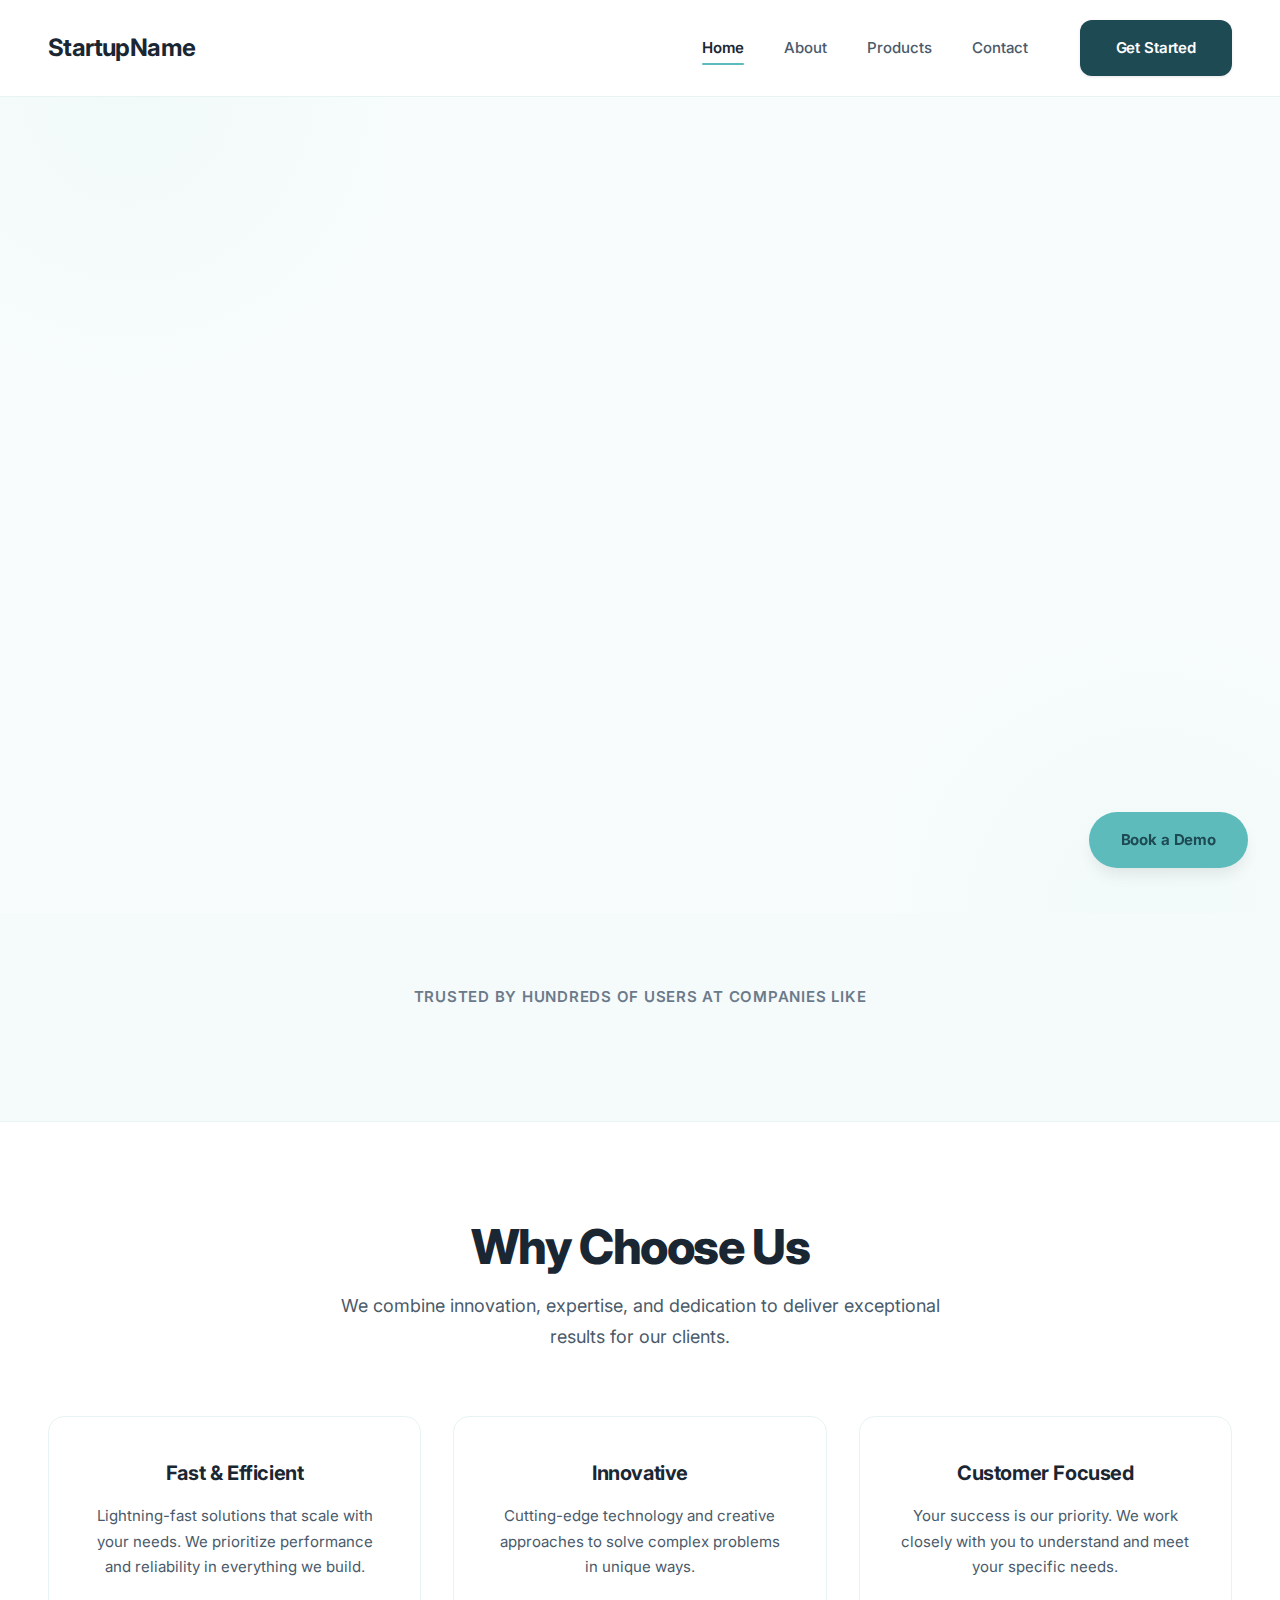
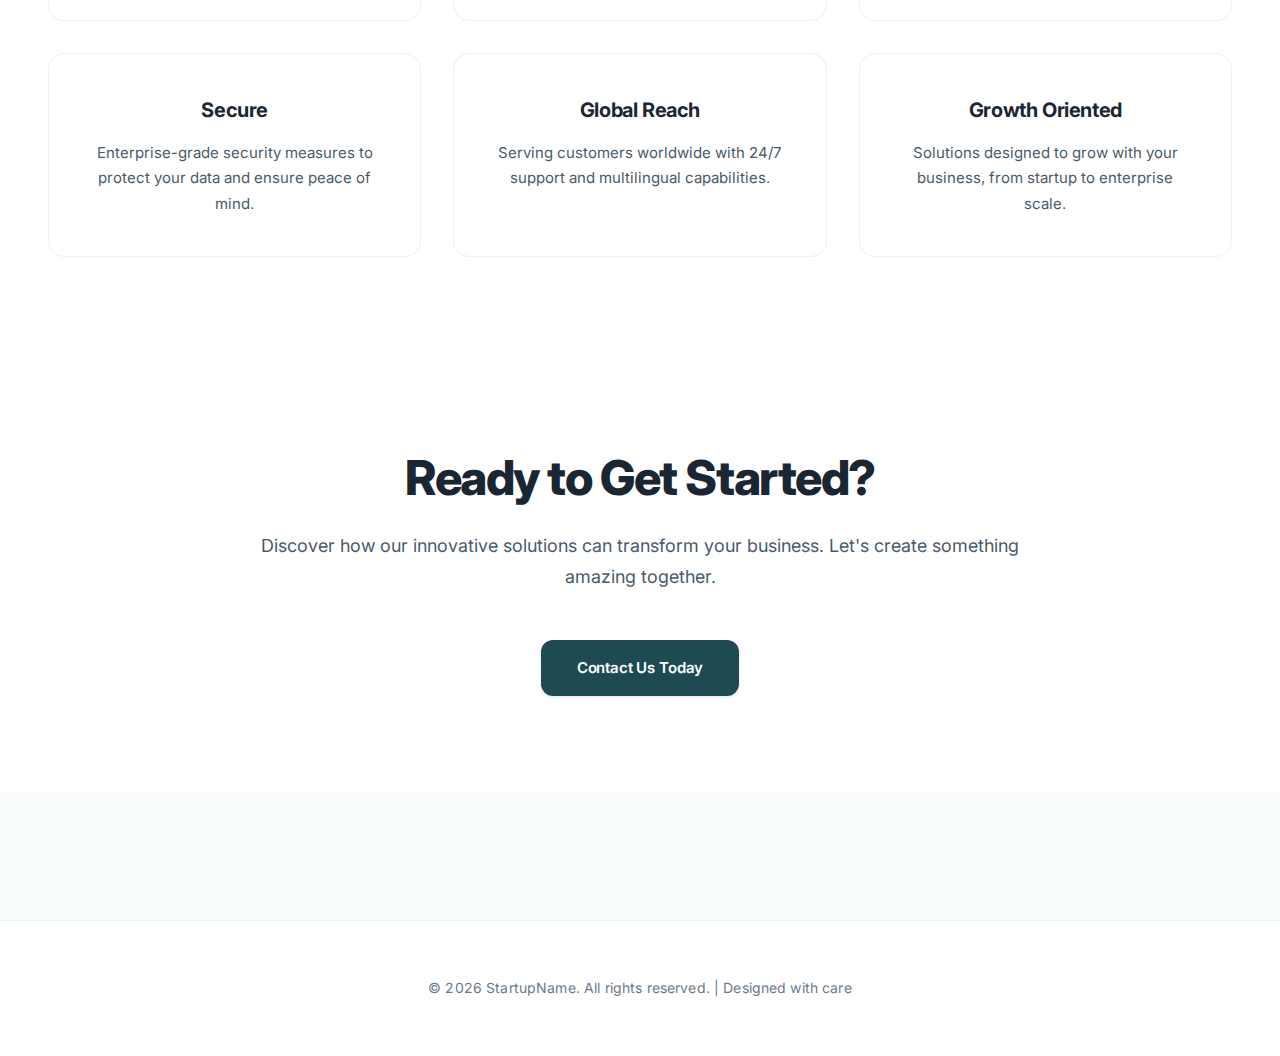
<file: index.html>
<!DOCTYPE html>
<html lang="en">
<head>
    <meta charset="UTF-8">
    <meta name="viewport" content="width=device-width, initial-scale=1.0">
    <title>StartupName - Innovative Solutions for Tomorrow</title>
    <link rel="stylesheet" href="styles.css">
</head>
<body>
    <!-- Navigation -->
    <nav>
        <div class="container">
            <div class="logo">StartupName</div>
            <div class="menu-toggle" onclick="toggleMenu()">
                <span></span>
                <span></span>
                <span></span>
            </div>
            <ul id="navMenu">
                <li><a href="index.html" class="active">Home</a></li>
                <li><a href="about.html">About</a></li>
                <li><a href="products.html">Products</a></li>
                <li><a href="contact.html">Contact</a></li>
                <li><a href="contact.html" class="btn" style="margin-left: 1rem;">Get Started</a></li>
            </ul>
        </div>
    </nav>

    <!-- Hero Section -->
    <section class="hero">
        <div class="container" style="display: block; max-width: 900px;">
            <div class="hero-content fade-in" style="text-align: center;">
                <div class="hero-badge">Business OS that replaces 7+ tools</div>
                <h1>Run your business<br>in one <span class="highlight">calm</span> place.</h1>
                <p style="margin-left: auto; margin-right: auto;">Our business OS helps growing businesses manage and deliver projects on time, track clients, control their finances, organize their teams, and run their operations all from one central platform.</p>
                <div class="hero-buttons" style="justify-content: center;">
                    <a href="contact.html" class="btn">Get Started</a>
                    <a href="products.html" class="btn btn-secondary">Explore Products</a>
                </div>
                <div class="hero-note" style="align-items: center;">
                    <div class="hero-note-item">Save $300+/mon on subscriptions</div>
                    <div class="hero-note-item">Setup in 5 mins, no IT needed</div>
                    <div class="hero-note-item">Cancel anytime</div>
                </div>
            </div>
        </div>
    </section>

    <!-- Company Showcase -->
    <section class="company-showcase">
        <div class="container">
            <h2>Trusted by hundreds of users at companies like</h2>
        </div>
    </section>

    <!-- Features Section -->
    <section class="features">
        <div class="container">
            <h2>Why Choose Us</h2>
            <p>We combine innovation, expertise, and dedication to deliver exceptional results for our clients.</p>
            <div class="feature-grid">
                <div class="feature-card fade-in" style="text-align: center;">
                    <h3>Fast & Efficient</h3>
                    <p>Lightning-fast solutions that scale with your needs. We prioritize performance and reliability in everything we build.</p>
                </div>
                <div class="feature-card fade-in" style="text-align: center;">
                    <h3>Innovative</h3>
                    <p>Cutting-edge technology and creative approaches to solve complex problems in unique ways.</p>
                </div>
                <div class="feature-card fade-in" style="text-align: center;">
                    <h3>Customer Focused</h3>
                    <p>Your success is our priority. We work closely with you to understand and meet your specific needs.</p>
                </div>
                <div class="feature-card fade-in" style="text-align: center;">
                    <h3>Secure</h3>
                    <p>Enterprise-grade security measures to protect your data and ensure peace of mind.</p>
                </div>
                <div class="feature-card fade-in" style="text-align: center;">
                    <h3>Global Reach</h3>
                    <p>Serving customers worldwide with 24/7 support and multilingual capabilities.</p>
                </div>
                <div class="feature-card fade-in" style="text-align: center;">
                    <h3>Growth Oriented</h3>
                    <p>Solutions designed to grow with your business, from startup to enterprise scale.</p>
                </div>
            </div>
        </div>
    </section>

    <!-- CTA Section -->
    <section class="content-section">
        <div class="container" style="text-align: center;">
            <h2>Ready to Get Started?</h2>
            <p>Discover how our innovative solutions can transform your business. Let's create something amazing together.</p>
            <a href="contact.html" class="btn">Contact Us Today</a>
        </div>
    </section>

    <!-- Footer -->
    <footer>
        <div class="container">
            <p>&copy; 2026 StartupName. All rights reserved. | Designed with care</p>
        </div>
    </footer>

    <script src="script.js"></script>

    <!-- Floating CTA -->
    <div class="floating-cta">
        <a href="contact.html" class="btn">Book a Demo</a>
    </div>
</body>
</html>
</file>
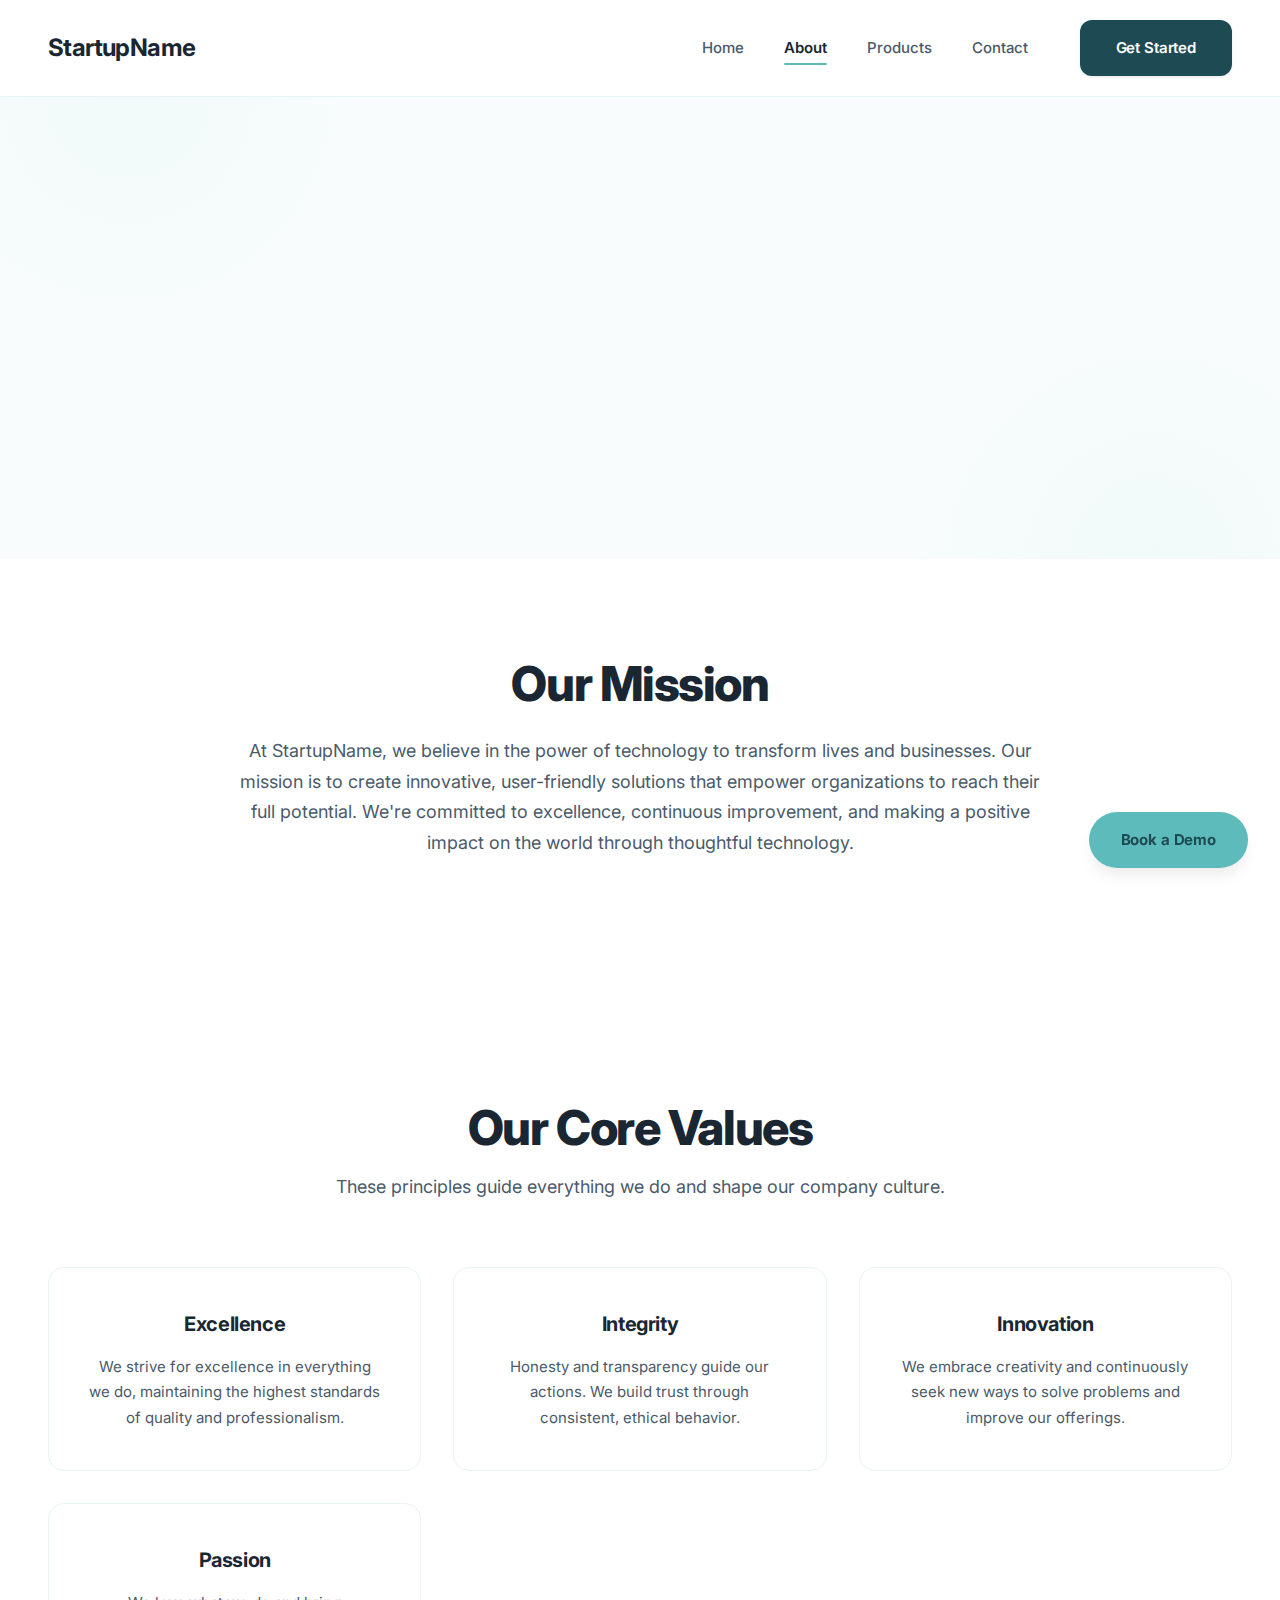
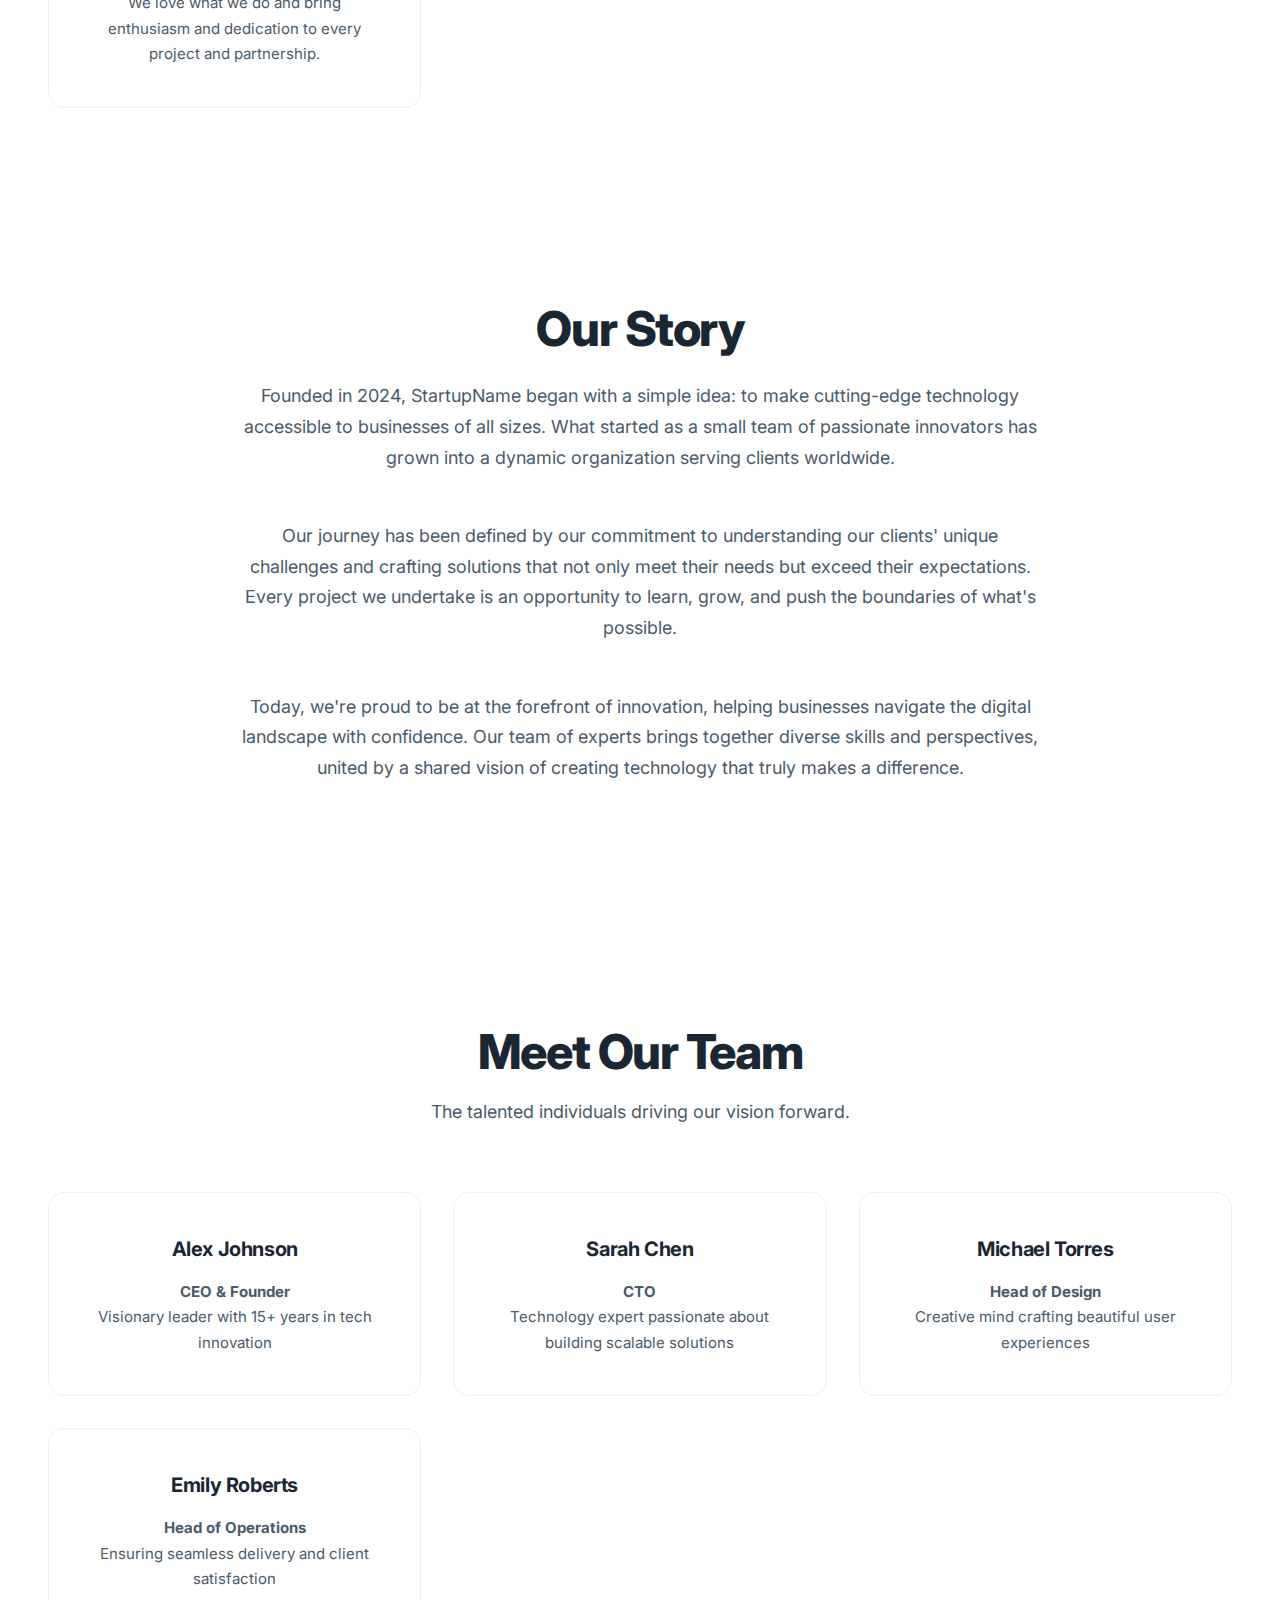
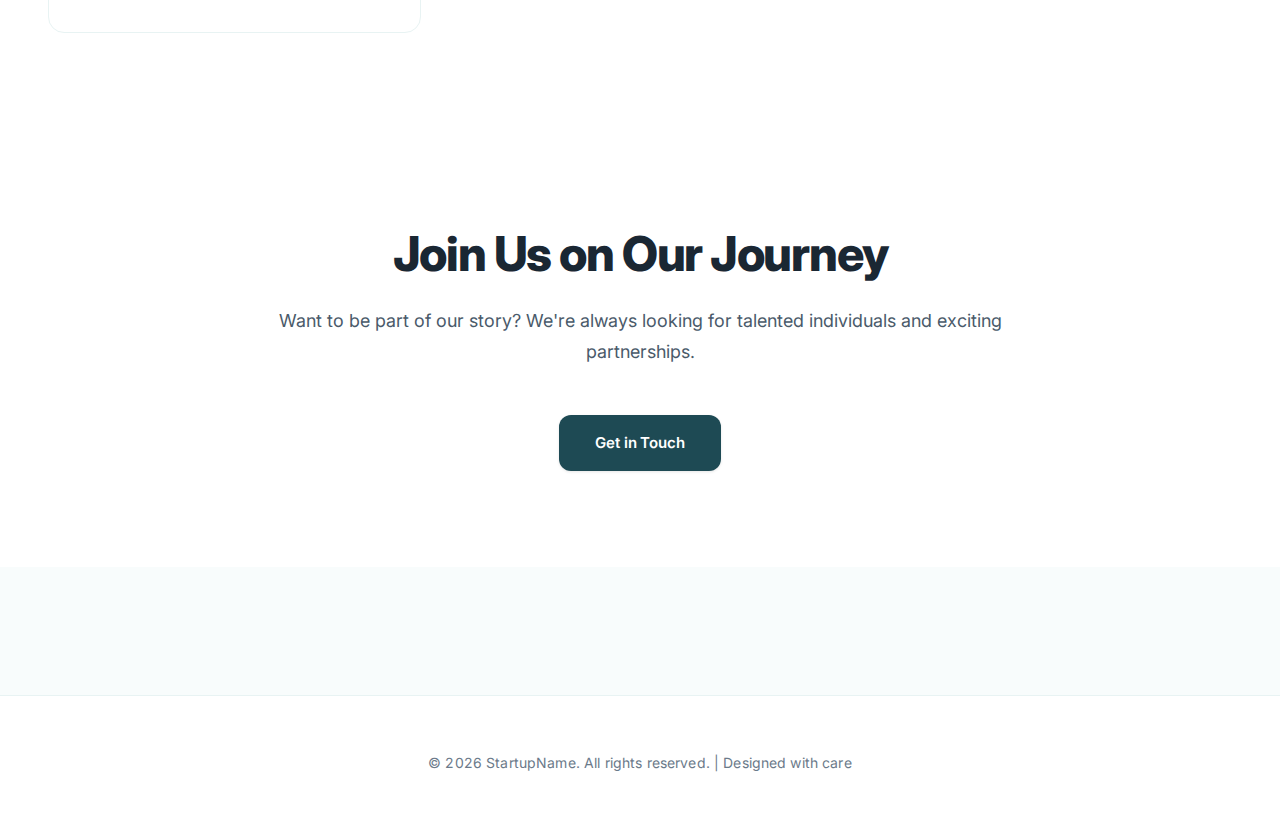
<file: about.html>
<!DOCTYPE html>
<html lang="en">
<head>
    <meta charset="UTF-8">
    <meta name="viewport" content="width=device-width, initial-scale=1.0">
    <title>About Us - StartupName</title>
    <link rel="stylesheet" href="styles.css">
</head>
<body>
    <!-- Navigation -->
    <nav>
        <div class="container">
            <div class="logo">StartupName</div>
            <div class="menu-toggle" onclick="toggleMenu()">
                <span></span>
                <span></span>
                <span></span>
            </div>
            <ul id="navMenu">
                <li><a href="index.html">Home</a></li>
                <li><a href="about.html" class="active">About</a></li>
                <li><a href="products.html">Products</a></li>
                <li><a href="contact.html">Contact</a></li>
                <li><a href="contact.html" class="btn" style="margin-left: 1rem;">Get Started</a></li>
            </ul>
        </div>
    </nav>

    <!-- Hero Section -->
    <section class="hero">
        <div class="container" style="display: block; text-align: center;">
            <div class="fade-in">
                <div class="hero-badge">About Us</div>
                <h1>About <span class="highlight">StartupName</span></h1>
                <p style="margin-left: auto; margin-right: auto;">Pioneering innovation and creating meaningful solutions since 2024</p>
            </div>
        </div>
    </section>

    <!-- Mission Section -->
    <section class="content-section">
        <div class="container">
            <h2>Our Mission</h2>
            <p>At StartupName, we believe in the power of technology to transform lives and businesses. Our mission is to create innovative, user-friendly solutions that empower organizations to reach their full potential. We're committed to excellence, continuous improvement, and making a positive impact on the world through thoughtful technology.</p>
        </div>
    </section>

    <!-- Values Section -->
    <section class="features">
        <div class="container">
            <h2>Our Core Values</h2>
            <p>These principles guide everything we do and shape our company culture.</p>
            <div class="feature-grid">
                <div class="feature-card fade-in" style="text-align: center;">
                    <h3>Excellence</h3>
                    <p>We strive for excellence in everything we do, maintaining the highest standards of quality and professionalism.</p>
                </div>
                <div class="feature-card fade-in" style="text-align: center;">
                    <h3>Integrity</h3>
                    <p>Honesty and transparency guide our actions. We build trust through consistent, ethical behavior.</p>
                </div>
                <div class="feature-card fade-in" style="text-align: center;">
                    <h3>Innovation</h3>
                    <p>We embrace creativity and continuously seek new ways to solve problems and improve our offerings.</p>
                </div>
                <div class="feature-card fade-in" style="text-align: center;">
                    <h3>Passion</h3>
                    <p>We love what we do and bring enthusiasm and dedication to every project and partnership.</p>
                </div>
            </div>
        </div>
    </section>

    <!-- Story Section -->
    <section class="content-section">
        <div class="container">
            <h2>Our Story</h2>
            <p>Founded in 2024, StartupName began with a simple idea: to make cutting-edge technology accessible to businesses of all sizes. What started as a small team of passionate innovators has grown into a dynamic organization serving clients worldwide.</p>
            <p>Our journey has been defined by our commitment to understanding our clients' unique challenges and crafting solutions that not only meet their needs but exceed their expectations. Every project we undertake is an opportunity to learn, grow, and push the boundaries of what's possible.</p>
            <p>Today, we're proud to be at the forefront of innovation, helping businesses navigate the digital landscape with confidence. Our team of experts brings together diverse skills and perspectives, united by a shared vision of creating technology that truly makes a difference.</p>
        </div>
    </section>

    <!-- Team Section -->
    <section class="features">
        <div class="container">
            <h2>Meet Our Team</h2>
            <p>The talented individuals driving our vision forward.</p>
            <div class="feature-grid">
                <div class="feature-card fade-in" style="text-align: center;">
                    <h3>Alex Johnson</h3>
                    <p><strong>CEO & Founder</strong><br>Visionary leader with 15+ years in tech innovation</p>
                </div>
                <div class="feature-card fade-in" style="text-align: center;">
                    <h3>Sarah Chen</h3>
                    <p><strong>CTO</strong><br>Technology expert passionate about building scalable solutions</p>
                </div>
                <div class="feature-card fade-in" style="text-align: center;">
                    <h3>Michael Torres</h3>
                    <p><strong>Head of Design</strong><br>Creative mind crafting beautiful user experiences</p>
                </div>
                <div class="feature-card fade-in" style="text-align: center;">
                    <h3>Emily Roberts</h3>
                    <p><strong>Head of Operations</strong><br>Ensuring seamless delivery and client satisfaction</p>
                </div>
            </div>
        </div>
    </section>

    <!-- CTA Section -->
    <section class="content-section">
        <div class="container" style="text-align: center;">
            <h2>Join Us on Our Journey</h2>
            <p>Want to be part of our story? We're always looking for talented individuals and exciting partnerships.</p>
            <a href="contact.html" class="btn">Get in Touch</a>
        </div>
    </section>

    <!-- Footer -->
    <footer>
        <div class="container">
            <p>&copy; 2026 StartupName. All rights reserved. | Designed with care</p>
        </div>
    </footer>

    <script src="script.js"></script>

    <!-- Floating CTA -->
    <div class="floating-cta">
        <a href="contact.html" class="btn">Book a Demo</a>
    </div>
</body>
</html>
</file>
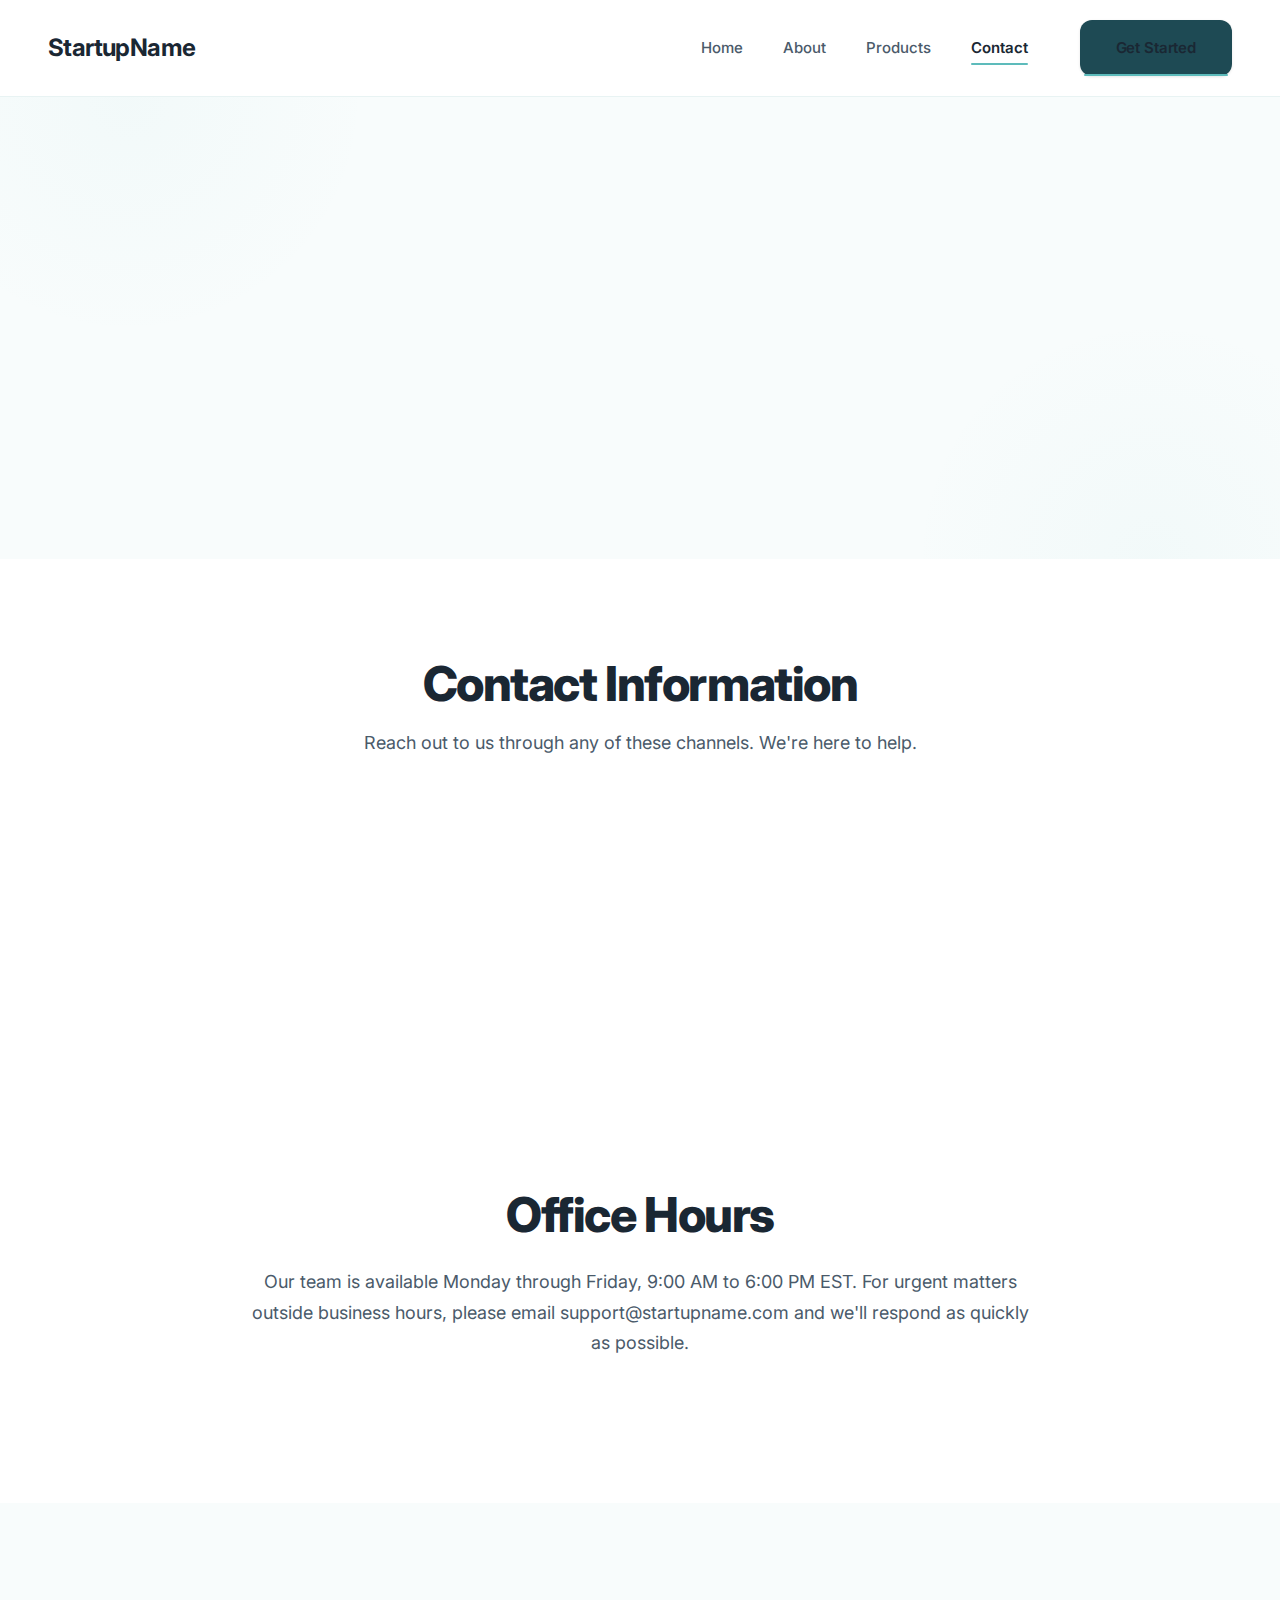
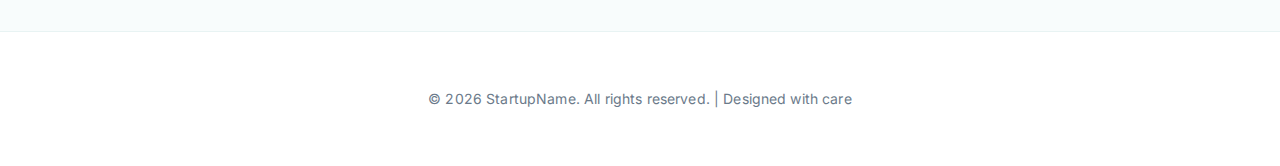
<file: contact.html>
<!DOCTYPE html>
<html lang="en">
<head>
    <meta charset="UTF-8">
    <meta name="viewport" content="width=device-width, initial-scale=1.0">
    <title>Contact Us - StartupName</title>
    <link rel="stylesheet" href="styles.css">
</head>
<body>
    <!-- Navigation -->
    <nav>
        <div class="container">
            <div class="logo">StartupName</div>
            <div class="menu-toggle" onclick="toggleMenu()">
                <span></span>
                <span></span>
                <span></span>
            </div>
            <ul id="navMenu">
                <li><a href="index.html">Home</a></li>
                <li><a href="about.html">About</a></li>
                <li><a href="products.html">Products</a></li>
                <li><a href="contact.html" class="active">Contact</a></li>
                <li><a href="contact.html" class="btn" style="margin-left: 1rem;">Get Started</a></li>
            </ul>
        </div>
    </nav>

    <!-- Hero Section -->
    <section class="hero">
        <div class="container" style="display: block; text-align: center;">
            <div class="fade-in">
                <div class="hero-badge">Contact Us</div>
                <h1><span class="highlight">Get in Touch</span></h1>
                <p style="margin-left: auto; margin-right: auto;">We'd love to hear from you. Let's start a conversation about your needs.</p>
            </div>
        </div>
    </section>

    <!-- Contact Information Section -->
    <section class="features">
        <div class="container">
            <h2>Contact Information</h2>
            <p>Reach out to us through any of these channels. We're here to help.</p>
            <!-- Contact Information Cards -->
            <div class="contact-info">
                <div class="info-card fade-in">
                    <h3>Email Us</h3>
                    <p>hello@startupname.com</p>
                    <p>support@startupname.com</p>
                </div>

                <div class="info-card fade-in">
                    <h3>Call Us</h3>
                    <p>+1 (555) 123-4567</p>
                    <p>Mon-Fri, 9AM-6PM EST</p>
                </div>

                <div class="info-card fade-in">
                    <h3>Visit Us</h3>
                    <p>123 Innovation Street</p>
                    <p>San Francisco, CA 94102</p>
                </div>

                <div class="info-card fade-in">
                    <h3>Social Media</h3>
                    <p>@StartupName</p>
                    <p>Follow us for updates</p>
                </div>
            </div>
        </div>
    </section>

    <!-- Map/Additional Info Section -->
    <section class="content-section">
        <div class="container">
            <h2>Office Hours</h2>
            <p>Our team is available Monday through Friday, 9:00 AM to 6:00 PM EST. For urgent matters outside business hours, please email support@startupname.com and we'll respond as quickly as possible.</p>
        </div>
    </section>

    <!-- Footer -->
    <footer>
        <div class="container">
            <p>&copy; 2026 StartupName. All rights reserved. | Designed with care</p>
        </div>
    </footer>

    <script src="script.js"></script>
</body>
</html>
</file>
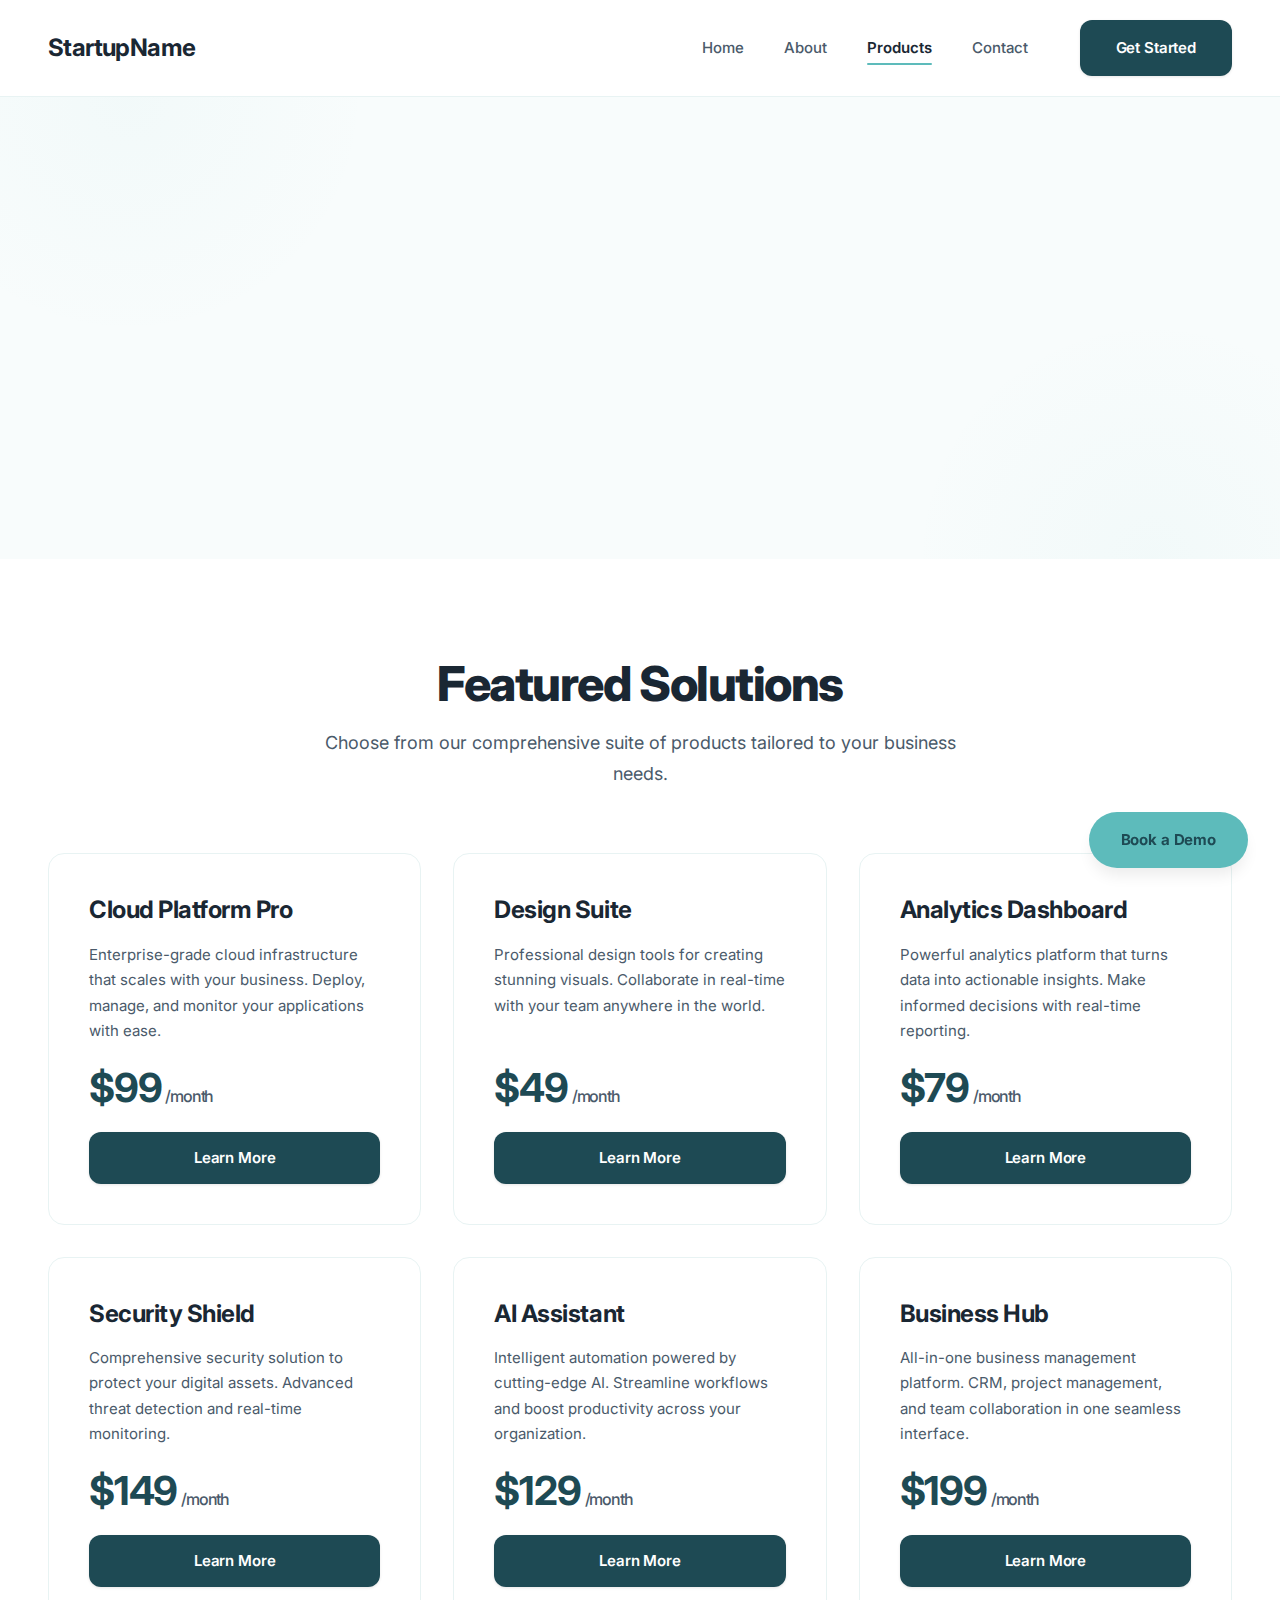
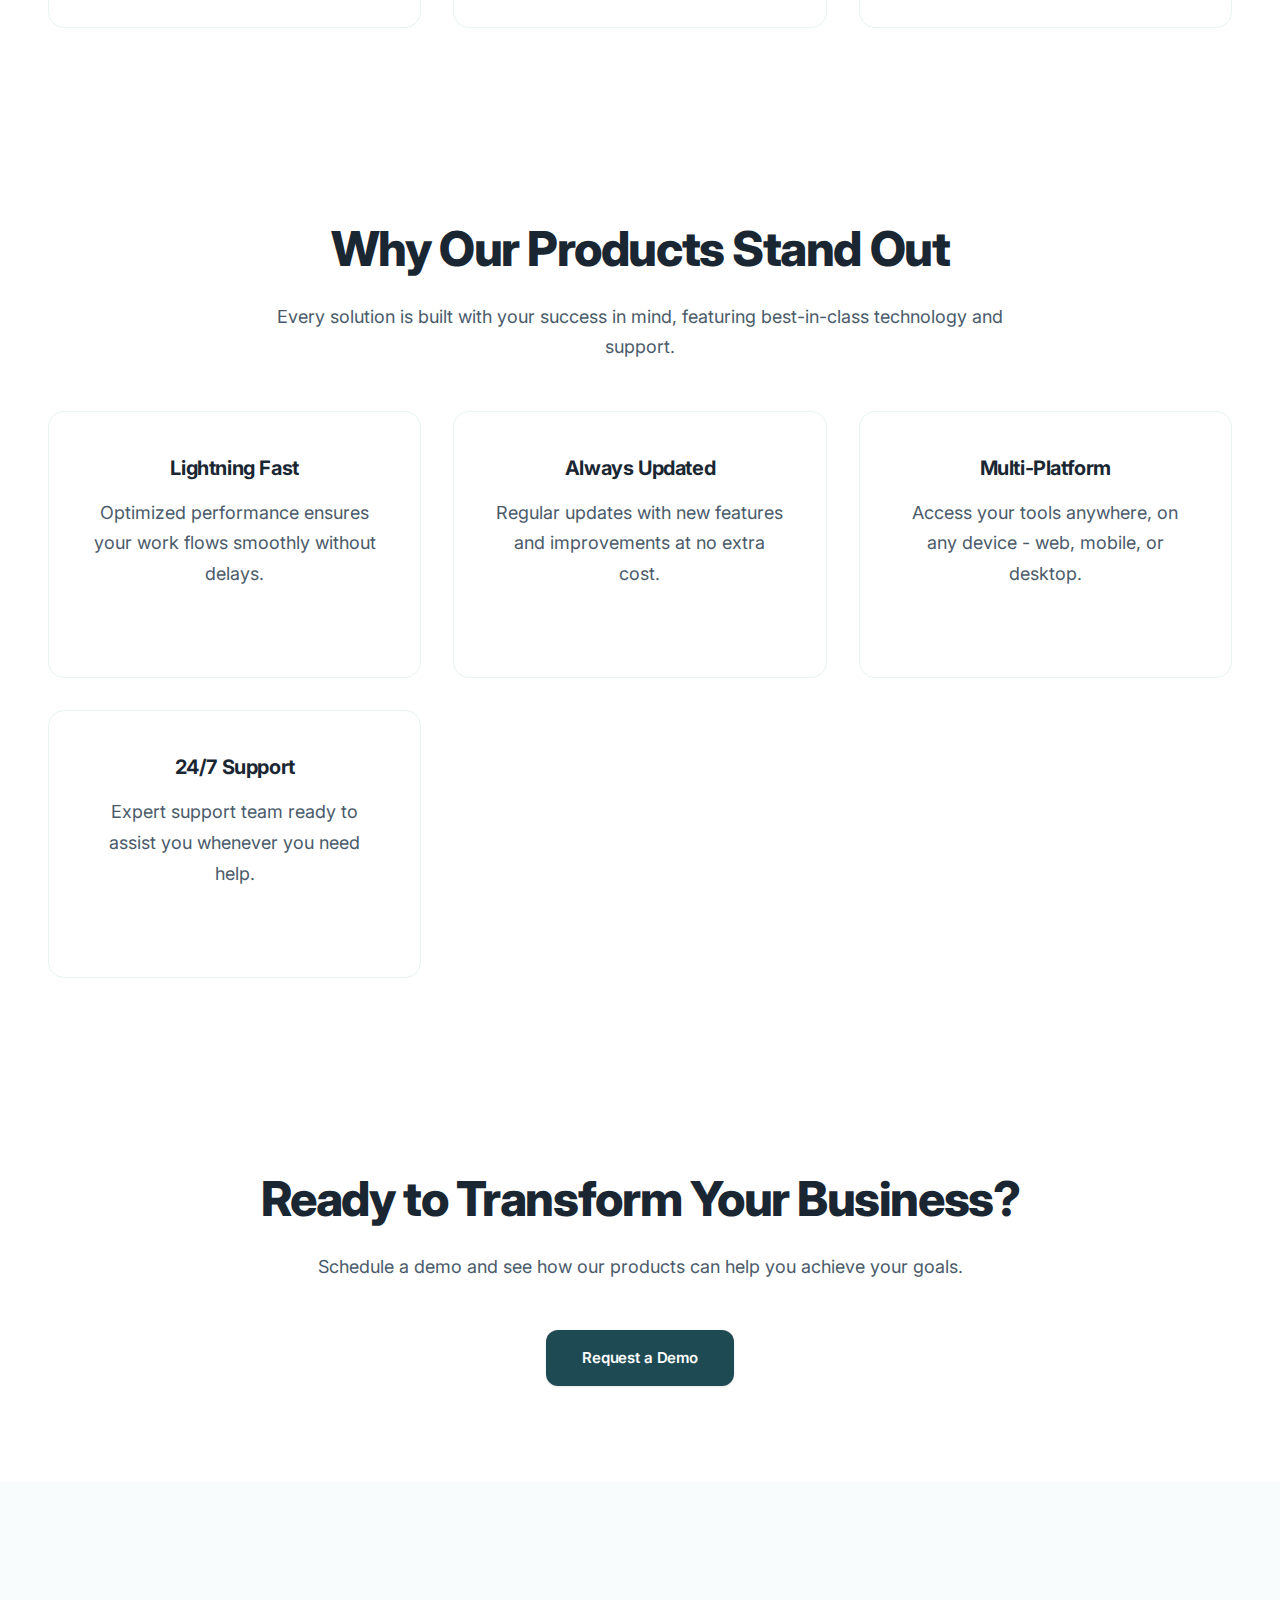
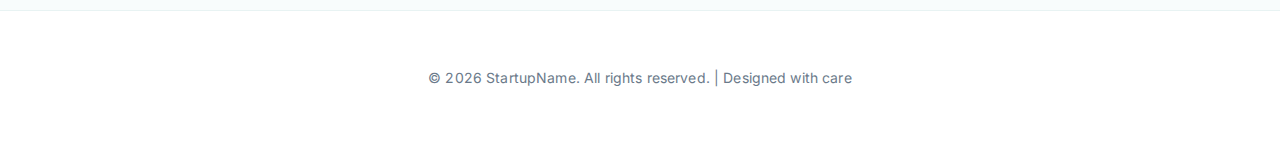
<file: products.html>
<!DOCTYPE html>
<html lang="en">
<head>
    <meta charset="UTF-8">
    <meta name="viewport" content="width=device-width, initial-scale=1.0">
    <title>Products - StartupName</title>
    <link rel="stylesheet" href="styles.css">
</head>
<body>
    <!-- Navigation -->
    <nav>
        <div class="container">
            <div class="logo">StartupName</div>
            <div class="menu-toggle" onclick="toggleMenu()">
                <span></span>
                <span></span>
                <span></span>
            </div>
            <ul id="navMenu">
                <li><a href="index.html">Home</a></li>
                <li><a href="about.html">About</a></li>
                <li><a href="products.html" class="active">Products</a></li>
                <li><a href="contact.html">Contact</a></li>
                <li><a href="contact.html" class="btn" style="margin-left: 1rem;">Get Started</a></li>
            </ul>
        </div>
    </nav>

    <!-- Hero Section -->
    <section class="hero">
        <div class="container" style="display: block; text-align: center;">
            <div class="fade-in">
                <div class="hero-badge">What We Offer</div>
                <h1>Our <span class="highlight">Products & Services</span></h1>
                <p style="margin-left: auto; margin-right: auto;">Innovative solutions designed to elevate your business to new heights</p>
            </div>
        </div>
    </section>

    <!-- Products Section -->
    <section class="features">
        <div class="container">
            <h2>Featured Solutions</h2>
            <p>Choose from our comprehensive suite of products tailored to your business needs.</p>
            <div class="product-grid">
                <div class="product-card fade-in">
                    <div class="product-info">
                        <h3>Cloud Platform Pro</h3>
                        <p>Enterprise-grade cloud infrastructure that scales with your business. Deploy, manage, and monitor your applications with ease.</p>
                        <div class="price">$99<span>/month</span></div>
                        <a href="contact.html" class="btn btn-product">Learn More</a>
                    </div>
                </div>
                <div class="product-card fade-in">
                    <div class="product-info">
                        <h3>Design Suite</h3>
                        <p>Professional design tools for creating stunning visuals. Collaborate in real-time with your team anywhere in the world.</p>
                        <div class="price">$49<span>/month</span></div>
                        <a href="contact.html" class="btn btn-product">Learn More</a>
                    </div>
                </div>
                <div class="product-card fade-in">
                    <div class="product-info">
                        <h3>Analytics Dashboard</h3>
                        <p>Powerful analytics platform that turns data into actionable insights. Make informed decisions with real-time reporting.</p>
                        <div class="price">$79<span>/month</span></div>
                        <a href="contact.html" class="btn btn-product">Learn More</a>
                    </div>
                </div>
                <div class="product-card fade-in">
                    <div class="product-info">
                        <h3>Security Shield</h3>
                        <p>Comprehensive security solution to protect your digital assets. Advanced threat detection and real-time monitoring.</p>
                        <div class="price">$149<span>/month</span></div>
                        <a href="contact.html" class="btn btn-product">Learn More</a>
                    </div>
                </div>
                <div class="product-card fade-in">
                    <div class="product-info">
                        <h3>AI Assistant</h3>
                        <p>Intelligent automation powered by cutting-edge AI. Streamline workflows and boost productivity across your organization.</p>
                        <div class="price">$129<span>/month</span></div>
                        <a href="contact.html" class="btn btn-product">Learn More</a>
                    </div>
                </div>
                <div class="product-card fade-in">
                    <div class="product-info">
                        <h3>Business Hub</h3>
                        <p>All-in-one business management platform. CRM, project management, and team collaboration in one seamless interface.</p>
                        <div class="price">$199<span>/month</span></div>
                        <a href="contact.html" class="btn btn-product">Learn More</a>
                    </div>
                </div>
            </div>
        </div>
    </section>

    <!-- Features Comparison -->
    <section class="content-section">
        <div class="container">
            <h2>Why Our Products Stand Out</h2>
            <p>Every solution is built with your success in mind, featuring best-in-class technology and support.</p>
            <div class="feature-grid" style="margin-top: 3rem;">
                <div class="feature-card" style="text-align: center;">
                    <h3>Lightning Fast</h3>
                    <p>Optimized performance ensures your work flows smoothly without delays.</p>
                </div>
                <div class="feature-card" style="text-align: center;">
                    <h3>Always Updated</h3>
                    <p>Regular updates with new features and improvements at no extra cost.</p>
                </div>
                <div class="feature-card" style="text-align: center;">
                    <h3>Multi-Platform</h3>
                    <p>Access your tools anywhere, on any device - web, mobile, or desktop.</p>
                </div>
                <div class="feature-card" style="text-align: center;">
                    <h3>24/7 Support</h3>
                    <p>Expert support team ready to assist you whenever you need help.</p>
                </div>
            </div>
        </div>
    </section>

    <!-- CTA Section -->
    <section class="content-section">
        <div class="container" style="text-align: center;">
            <h2>Ready to Transform Your Business?</h2>
            <p>Schedule a demo and see how our products can help you achieve your goals.</p>
            <a href="contact.html" class="btn">Request a Demo</a>
        </div>
    </section>

    <!-- Footer -->
    <footer>
        <div class="container">
            <p>&copy; 2026 StartupName. All rights reserved. | Designed with care</p>
        </div>
    </footer>

    <script src="script.js"></script>

    <!-- Floating CTA -->
    <div class="floating-cta">
        <a href="contact.html" class="btn">Book a Demo</a>
    </div>
</body>
</html>
</file>
<file: styles.css>
@import url('https://fonts.googleapis.com/css2?family=Inter:wght@300;400;500;600;700;800;900&display=swap');

/* Global Styles */
* {
    margin: 0;
    padding: 0;
    box-sizing: border-box;
}

:root {
    --primary: #5DBBBB;
    --primary-dark: #1E4A54;
    --primary-hover: #4DACAC;
    --primary-light: #E0F4F4;
    --accent: #3A9D9D;
    --background: #F8FCFC;
    --surface: #FFFFFF;
    --surface-elevated: #FEFEFE;
    --surface-light: #F5FAFA;
    --text-primary: #1A2733;
    --text-secondary: #4A5A6A;
    --text-tertiary: #6B7A8A;
    --text-light: #8B9AA8;
    --border: #D8E8E8;
    --border-light: #E8F3F3;
    --success: #22C55E;
    --error: #EF4444;
    --shadow-sm: 0 1px 2px 0 rgba(0, 0, 0, 0.04);
    --shadow-md: 0 4px 6px -1px rgba(0, 0, 0, 0.06);
    --shadow-lg: 0 10px 15px -3px rgba(0, 0, 0, 0.08);
    --shadow-xl: 0 20px 25px -5px rgba(0, 0, 0, 0.1);
    --radius-sm: 8px;
    --radius-md: 12px;
    --radius-lg: 16px;
    --radius-xl: 24px;
}

body {
    font-family: 'Inter', -apple-system, BlinkMacSystemFont, 'Segoe UI', sans-serif;
    line-height: 1.6;
    color: var(--text-primary);
    background: var(--background);
    min-height: 100vh;
    -webkit-font-smoothing: antialiased;
    -moz-osx-font-smoothing: grayscale;
    font-feature-settings: 'kern' 1, 'liga' 1;
    text-rendering: optimizeLegibility;
}

/* Navigation */
nav {
    background: var(--surface);
    padding: 1.25rem 0;
    position: sticky;
    top: 0;
    z-index: 1000;
    border-bottom: 1px solid var(--border-light);
    transition: all 0.3s cubic-bezier(0.4, 0, 0.2, 1);
}

nav.scrolled {
    background: rgba(255, 255, 255, 0.98);
    backdrop-filter: blur(16px) saturate(180%);
    border-bottom: 1px solid var(--border);
    box-shadow: var(--shadow-md);
}

nav .container {
    max-width: 1280px;
    margin: 0 auto;
    padding: 0 3rem;
    display: flex;
    justify-content: space-between;
    align-items: center;
}

nav .logo {
    font-size: 1.5rem;
    font-weight: 700;
    color: var(--text-primary);
    letter-spacing: -0.025em;
    transition: color 0.2s ease;
    cursor: pointer;
}

nav .logo:hover {
    color: var(--primary-dark);
}

nav ul {
    list-style: none;
    display: flex;
    gap: 2rem;
    align-items: center;
}

nav ul li a {
    text-decoration: none;
    color: var(--text-secondary);
    font-weight: 500;
    font-size: 0.938rem;
    transition: all 0.2s cubic-bezier(0.4, 0, 0.2, 1);
    padding: 0.5rem 0.25rem;
    position: relative;
}

nav ul li a:hover {
    color: var(--text-primary);
}

nav ul li a.active {
    color: var(--text-primary);
    font-weight: 600;
}

nav ul li a.active::after {
    content: '';
    position: absolute;
    bottom: 0;
    left: 0.25rem;
    right: 0.25rem;
    height: 2px;
    background: var(--primary);
    border-radius: 2px;
}

/* Floating CTA Button */
.floating-cta {
    position: fixed;
    bottom: 2rem;
    right: 2rem;
    z-index: 999;
}

.floating-cta .btn {
    padding: 1rem 2rem;
    background: var(--primary);
    color: var(--primary-dark);
    font-weight: 700;
    border-radius: 50px;
    box-shadow: var(--shadow-lg);\n    letter-spacing: -0.01em;
}

.floating-cta .btn:hover {
    background: var(--primary-hover);
    box-shadow: var(--shadow-xl);
    transform: translateY(-2px);
}

@media (max-width: 768px) {
    .floating-cta {
        bottom: 1rem;
        right: 1rem;
    }

    .floating-cta .btn {
        padding: 0.875rem 1.5rem;
        font-size: 0.875rem;
    }
}

/* Mobile Menu Toggle */
.menu-toggle {
    display: none;
    flex-direction: column;
    cursor: pointer;
    gap: 5px;
}

.menu-toggle span {
    width: 25px;
    height: 3px;
    background: var(--text-primary);
    border-radius: 3px;
    transition: 0.3s;
}

/* Container */
.container {
    max-width: 1280px;
    margin: 0 auto;
    padding: 0 3rem;
}

/* Hero Section */
.hero {
    padding: 6rem 0 7rem;
    position: relative;
    text-align: center;
    overflow: hidden;
}

.hero::before {
    content: '';
    position: absolute;
    top: -50%;
    left: -10%;
    width: 40%;
    height: 100%;
    background: radial-gradient(circle, rgba(93, 187, 187, 0.04) 0%, transparent 70%);
    pointer-events: none;
}

.hero::after {
    content: '';
    position: absolute;
    bottom: -50%;
    right: -10%;
    width: 40%;
    height: 100%;
    background: radial-gradient(circle, rgba(93, 187, 187, 0.04) 0%, transparent 70%);
    pointer-events: none;
}

.hero .container {
    max-width: 1280px;
}

.hero-content {
    text-align: center;
    max-width: 900px;
    margin: 0 auto;
}

.hero-badge {
    display: inline-block;
    padding: 0.625rem 1.5rem;
    background: var(--primary-light);
    border: 1px solid var(--border);
    border-radius: 50px;
    font-size: 0.875rem;
    color: var(--primary-dark);
    margin-bottom: 2rem;
    font-weight: 600;
    letter-spacing: -0.01em;
    box-shadow: 0 1px 3px rgba(0, 0, 0, 0.04);
}

.hero h1 {
    font-size: 4.5rem;
    font-weight: 800;
    margin-bottom: 1.5rem;
    color: var(--text-primary);
    line-height: 1.1;
    letter-spacing: -0.04em;
}

.hero h1 .highlight {
    color: var(--primary);
    font-style: normal;
    position: relative;
}

.hero p {
    font-size: 1.25rem;
    color: var(--text-secondary);
    max-width: 680px;
    margin: 0 auto 2.5rem;
    line-height: 1.7;
    font-weight: 400;
}

.hero-visual {
    display: none;
}

.hero-image-placeholder {
    display: none;
}

.btn {
    display: inline-block;
    padding: 1rem 2.25rem;
    background: var(--primary-dark);
    color: white;
    text-decoration: none;
    border-radius: var(--radius-md);
    font-weight: 600;
    font-size: 0.938rem;
    border: none;
    cursor: pointer;
    transition: all 0.3s cubic-bezier(0.4, 0, 0.2, 1);
    box-shadow: 0 1px 3px rgba(0, 0, 0, 0.1);
    letter-spacing: -0.01em;
}

.btn:hover {
    background: var(--text-primary);
    box-shadow: 0 4px 12px rgba(0, 0, 0, 0.15);
    transform: translateY(-1px);
}

.btn-secondary {
    background: var(--surface);
    color: var(--text-primary);
    border: 1.5px solid var(--border);
    box-shadow: 0 1px 2px rgba(0, 0, 0, 0.04);
}

.btn-secondary:hover {
    background: var(--surface-light);
    border-color: var(--text-secondary);
    box-shadow: 0 4px 12px rgba(0, 0, 0, 0.08);
}

.hero-buttons {
    display: flex;
    gap: 1rem;
    align-items: center;
    justify-content: center;
}

.hero-note {
    display: flex;
    flex-direction: column;
    gap: 0.75rem;
    margin-top: 3rem;
    font-size: 0.875rem;
    color: var(--text-secondary);
    align-items: center;
}

.hero-note-item {
    display: flex;
    align-items: center;
    gap: 0.625rem;
    font-weight: 500;
}

.hero-note-item::before {
    content: '✓';
    color: var(--primary);
    font-weight: 800;
    font-size: 1rem;
}

/* Features Section */
.features {
    padding: 6rem 0;
    background: var(--surface);
}

.features h2 {
    text-align: center;
    font-size: 3rem;
    font-weight: 800;
    margin-bottom: 1rem;
    color: var(--text-primary);
    letter-spacing: -0.03em;
    line-height: 1.2;
}

.features > .container > p {
    text-align: center;
    font-size: 1.125rem;
    color: var(--text-secondary);
    max-width: 640px;
    margin: 0 auto 4rem;
    line-height: 1.7;
    font-weight: 400;
}

.feature-grid {
    display: grid;
    grid-template-columns: repeat(auto-fit, minmax(300px, 1fr));
    gap: 2rem;
    margin-top: 3rem;
}

.feature-card {
    background: var(--surface);
    padding: 2.5rem;
    border-radius: var(--radius-lg);
    border: 1px solid var(--border-light);
    transition: all 0.3s cubic-bezier(0.4, 0, 0.2, 1);
    text-align: left;
    position: relative;
    overflow: hidden;
}

.feature-card::before {
    content: '';
    position: absolute;
    top: 0;
    left: 0;
    right: 0;
    height: 3px;
    background: var(--primary);
    transform: scaleX(0);
    transform-origin: left;
    transition: transform 0.3s cubic-bezier(0.4, 0, 0.2, 1);
}

.feature-card:hover::before {
    transform: scaleX(1);
}

.feature-card:hover {
    border-color: var(--border);
    box-shadow: var(--shadow-lg);
    transform: translateY(-4px);
}

.feature-card h3 {
    font-size: 1.25rem;
    font-weight: 700;
    margin-bottom: 0.875rem;
    color: var(--text-primary);
    letter-spacing: -0.02em;
}

.feature-card p {
    color: var(--text-secondary);
    line-height: 1.7;
    font-size: 0.938rem;
    font-weight: 400;
}

/* Content Section */
.content-section {
    padding: 6rem 0;
    background: var(--surface);
}

.content-section h2 {
    font-size: 3rem;
    font-weight: 800;
    margin-bottom: 1.5rem;
    text-align: center;
    color: var(--text-primary);
    letter-spacing: -0.03em;
    line-height: 1.2;
}

.content-section p {
    font-size: 1.125rem;
    color: var(--text-secondary);
    max-width: 800px;
    margin: 0 auto 3rem;
    line-height: 1.7;
    text-align: center;
    font-weight: 400;
}

/* Product Grid */
.product-grid {
    display: grid;
    grid-template-columns: repeat(auto-fit, minmax(320px, 1fr));
    gap: 2rem;
    margin-top: 3rem;
}

.product-card {
    background: var(--surface);
    border-radius: var(--radius-lg);
    overflow: hidden;
    border: 1px solid var(--border-light);
    transition: all 0.35s cubic-bezier(0.4, 0, 0.2, 1);
    height: 100%;
    display: flex;
    flex-direction: column;
    position: relative;
}

.product-card::before {
    content: '';
    position: absolute;
    top: 0;
    left: 0;
    right: 0;
    height: 4px;
    background: linear-gradient(90deg, var(--primary) 0%, var(--accent) 100%);
    transform: scaleX(0);
    transform-origin: left;
    transition: transform 0.35s cubic-bezier(0.4, 0, 0.2, 1);
    z-index: 1;
}

.product-card:hover::before {
    transform: scaleX(1);
}

.product-card:hover {
    transform: translateY(-8px);
    box-shadow: var(--shadow-xl);
    border-color: var(--border);
}

.product-info {
    padding: 2.5rem;
    display: flex;
    flex-direction: column;
    flex: 1;
}

.product-info h3 {
    font-size: 1.5rem;
    font-weight: 700;
    margin-bottom: 1rem;
    color: var(--text-primary);
    letter-spacing: -0.02em;
    line-height: 1.3;
}

.product-info p {
    color: var(--text-secondary);
    margin-bottom: auto;
    line-height: 1.7;
    font-size: 0.938rem;
    flex: 1;
}

.product-info .price {
    font-size: 2.5rem;
    font-weight: 700;
    color: var(--primary-dark);
    margin: 1.5rem 0;
    letter-spacing: -0.03em;
    line-height: 1;
}

.product-info .price span {
    font-size: 1rem;
    font-weight: 500;
    color: var(--text-secondary);
    margin-left: 0.25rem;
}

.btn-product {
    width: 100%;
    text-align: center;
    padding: 0.875rem 1.5rem;
    font-weight: 600;
    margin-top: auto;
}

/* Contact Form */
.contact-container {
    max-width: 900px;
    margin: 0 auto;
    padding: 3rem 0;
}

.contact-form {
    background: var(--surface);
    padding: 3.5rem;
    border-radius: 12px;
    border: 1px solid var(--border-light);
    box-shadow: var(--shadow-md);
}

.form-group {
    margin-bottom: 1.75rem;
}

.form-group label {
    display: block;
    margin-bottom: 0.625rem;
    color: var(--text-primary);
    font-weight: 600;
    font-size: 0.938rem;
}

.form-group input,
.form-group textarea {
    width: 100%;
    padding: 1rem 1.25rem;
    border: 1.5px solid var(--border);
    border-radius: var(--radius-md);
    font-size: 0.938rem;
    font-family: inherit;
    transition: all 0.2s cubic-bezier(0.4, 0, 0.2, 1);
    background: var(--surface);
    color: var(--text-primary);
}

.form-group input:focus,
.form-group textarea:focus {
    outline: none;
    border-color: var(--primary);
    background: var(--surface);
    box-shadow: 0 0 0 4px var(--primary-light);
}

.form-group textarea {
    resize: vertical;
    min-height: 140px;
}

.contact-info {
    margin-top: 3rem;
    display: grid;
    grid-template-columns: repeat(auto-fit, minmax(200px, 1fr));
    gap: 1.5rem;
}

.info-card {
    background: var(--surface);
    padding: 2.5rem;
    border-radius: var(--radius-lg);
    border: 1px solid var(--border-light);
    text-align: center;
    transition: all 0.3s cubic-bezier(0.4, 0, 0.2, 1);
}

.info-card:hover {
    transform: translateY(-4px);
    box-shadow: var(--shadow-lg);
    border-color: var(--border);
}

.info-card h3 {
    font-size: 1.125rem;
    font-weight: 700;
    margin-bottom: 0.75rem;
    color: var(--text-primary);
    letter-spacing: -0.01em;
}

.info-card p {
    color: var(--text-secondary);
    font-size: 0.938rem;
    line-height: 1.6;
    font-weight: 400;
}

/* Footer */
footer {
    background: var(--surface);
    border-top: 1px solid var(--border-light);
    padding: 3.5rem 0;
    margin-top: 8rem;
    text-align: center;
}

footer p {
    color: var(--text-tertiary);
    font-size: 0.875rem;
    font-weight: 400;
    letter-spacing: 0.01em;
}

/* Responsive Design */
@media (max-width: 1024px) {
    .hero .container {
        max-width: 100%;
    }

    .hero-content {
        text-align: center;
    }

    .hero-buttons {
        justify-content: center;
    }

    .hero p {
        margin-left: auto;
        margin-right: auto;
    }

    .hero-note {
        align-items: center;
    }
}

@media (max-width: 768px) {
    .menu-toggle {
        display: flex;
    }

    nav .container {
        padding: 0 1.5rem;
    }

    nav ul {
        position: absolute;
        top: 100%;
        left: 0;
        right: 0;
        background: var(--background);
        backdrop-filter: blur(10px);
        flex-direction: column;
        padding: 1.5rem;
        gap: 0;
        display: none;
        border-bottom: 1px solid var(--border-light);
        box-shadow: var(--shadow-md);
    }

    nav ul.active {
        display: flex;
    }

    nav ul li {
        width: 100%;
    }

    nav ul li a {
        display: block;
        padding: 1rem;
        text-align: center;
    }

    nav ul li .btn {
        margin-left: 0 !important;
        margin-top: 0.5rem;
        display: inline-block;
        width: auto;
    }

    .hero {
        padding: 3rem 0;
    }

    .hero h1 {
        font-size: 2.75rem;
    }

    .hero p {
        font-size: 1.125rem;
    }

    .hero-image-placeholder {
        height: 350px;
    }

    .features h2,
    .content-section h2 {
        font-size: 2.25rem;
    }

    .feature-grid,
    .product-grid {
        grid-template-columns: 1fr;
        gap: 1.5rem;
    }

    .contact-form {
        padding: 2rem 1.5rem;
    }

    .features,
    .content-section {
        padding: 4rem 0;
    }

    .container {
        padding: 0 1.5rem;
    }
}

@media (max-width: 480px) {
    nav .container {
        padding: 0 1rem;
    }

    .container {
        padding: 0 1rem;
    }

    .hero {
        padding: 2rem 0;
    }

    .hero h1 {
        font-size: 2rem;
    }

    .hero p {
        font-size: 1rem;
    }

    .hero-buttons {
        flex-direction: column;
        width: 100%;
    }

    .hero-buttons .btn {
        width: 100%;
    }

    .features h2,
    .content-section h2 {
        font-size: 1.875rem;
    }

    .btn {
        padding: 0.875rem 1.5rem;
        font-size: 0.875rem;
    }

    .feature-card {
        padding: 2rem 1.5rem;
    }

    .product-info {
        padding: 2rem;
    }

    .product-info .price {
        font-size: 2rem;
    }
}

/* Animations */
@keyframes fadeIn {
    from {
        opacity: 0;
        transform: translateY(30px);
    }
    to {
        opacity: 1;
        transform: translateY(0);
    }
}

@keyframes fadeInScale {
    from {
        opacity: 0;
        transform: scale(0.95);
    }
    to {
        opacity: 1;
        transform: scale(1);
    }
}

.fade-in {
    animation: fadeIn 0.6s cubic-bezier(0.4, 0, 0.2, 1);
}

.fade-in-scale {
    animation: fadeInScale 0.6s cubic-bezier(0.4, 0, 0.2, 1);
}

/* Utility Classes */
.highlight {
    color: var(--primary);
}

/* Scroll animations */
@media (prefers-reduced-motion: no-preference) {
    html {
        scroll-behavior: smooth;
    }
}

/* Company Showcase */
.company-showcase {
    padding: 4.5rem 0 5rem;
    background: var(--surface-light);
    text-align: center;
    border-bottom: 1px solid var(--border-light);
}

.company-showcase h2 {
    font-size: 0.938rem;
    font-weight: 600;
    color: var(--text-tertiary);
    margin-bottom: 2rem;
    letter-spacing: 0.05em;
    text-transform: uppercase;
}

.company-logos {
    display: flex;
    justify-content: center;
    align-items: center;
    gap: 4rem;
    flex-wrap: wrap;
    opacity: 0.6;
}

.company-logo {
    font-size: 2rem;
    color: var(--text-secondary);
}
</file>
